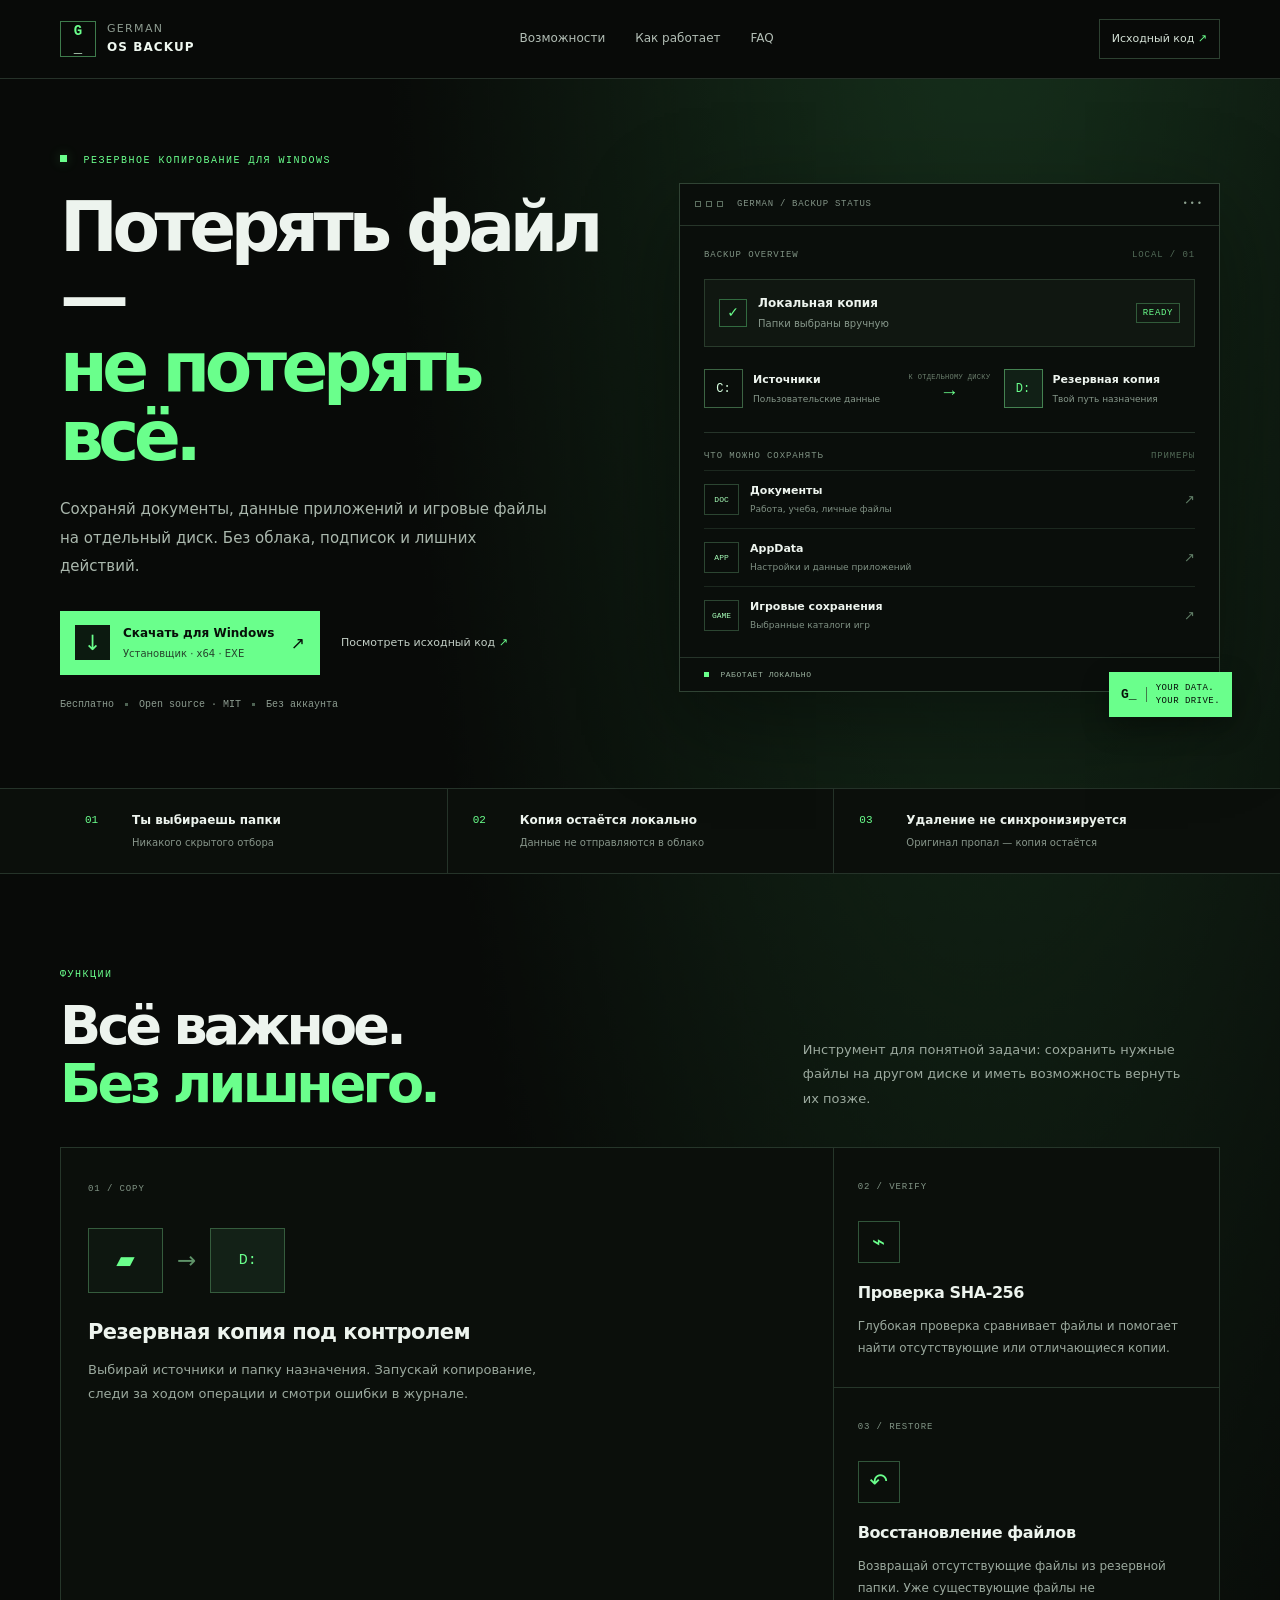
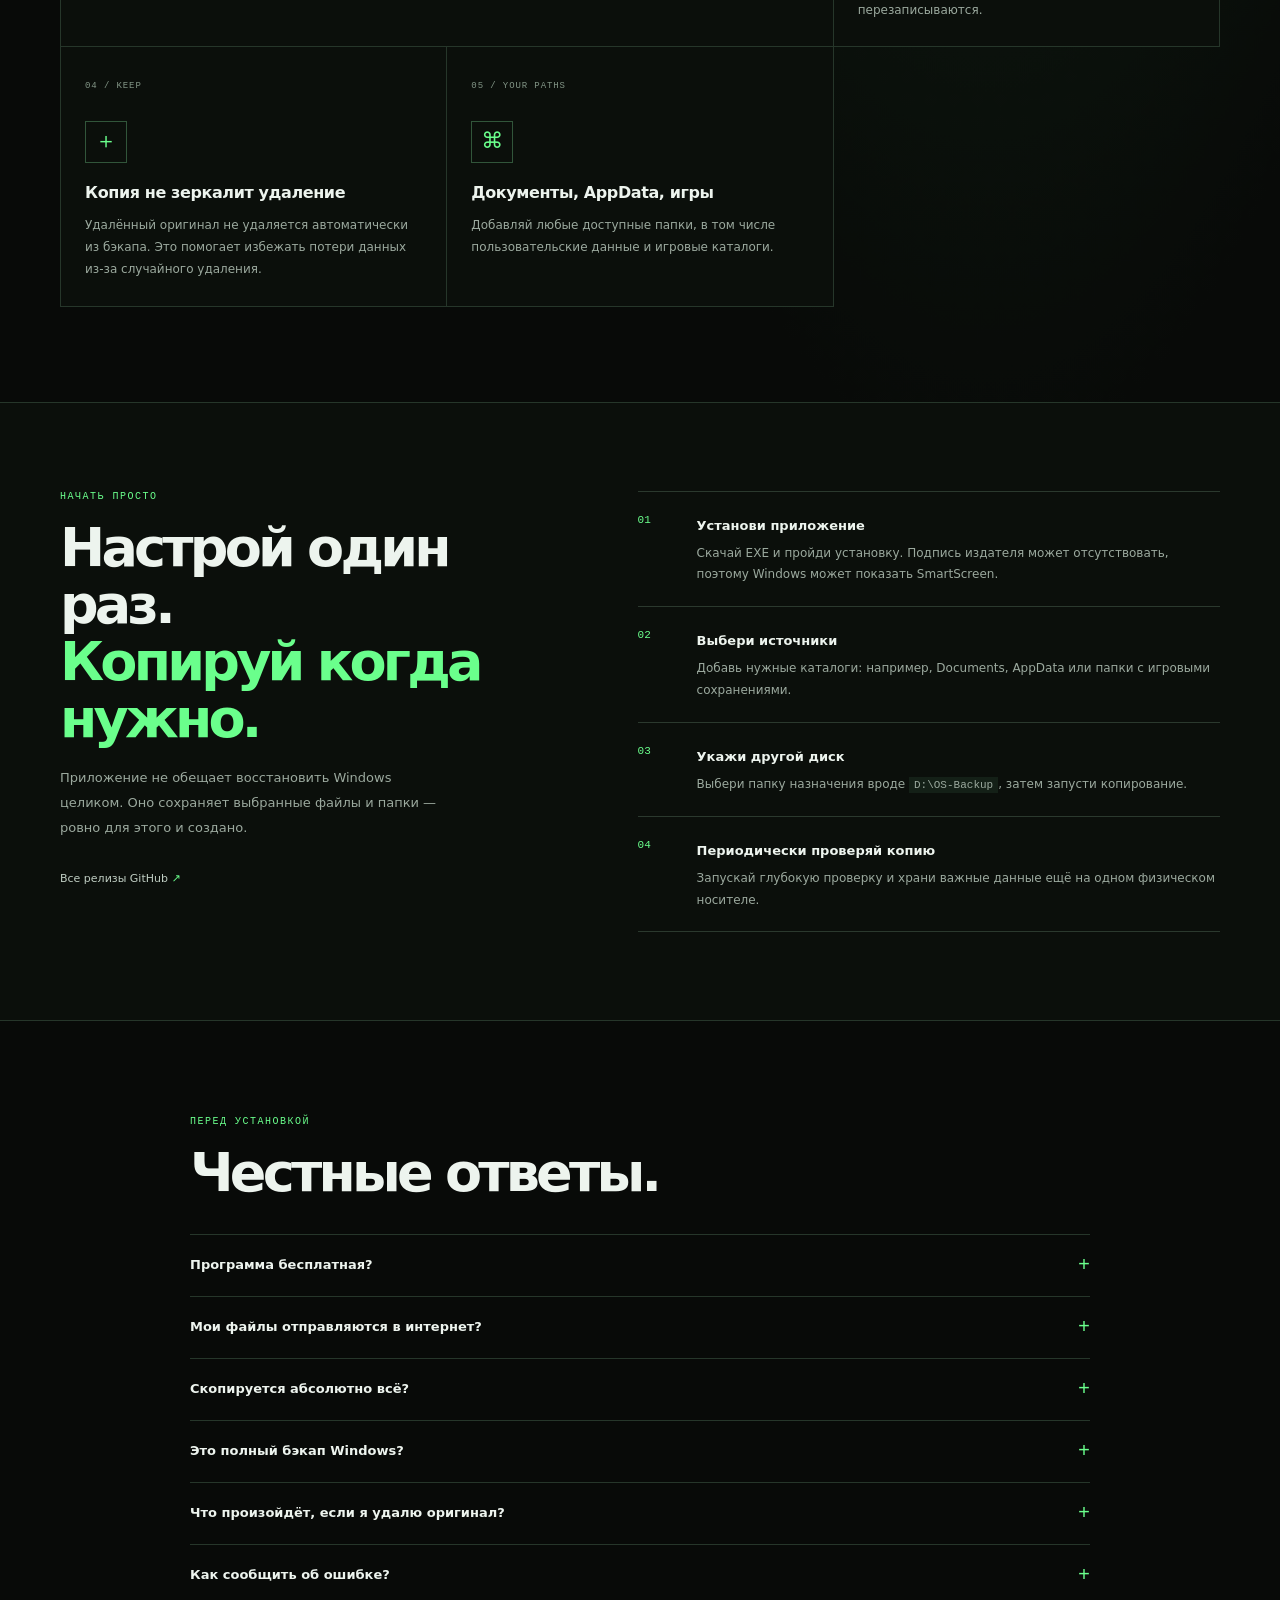
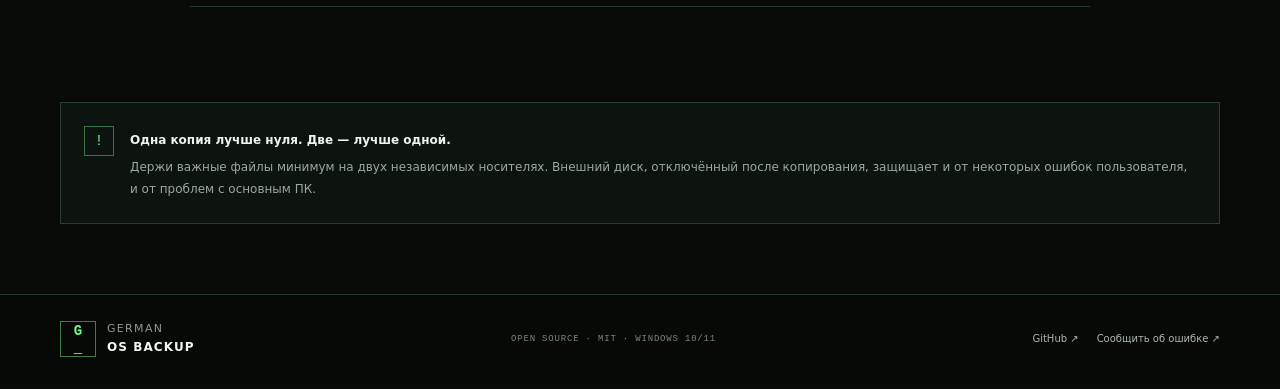
<file: index.html>
<!doctype html>
<html lang="ru">
<head>
<meta charset="utf-8">
<meta name="viewport" content="width=device-width,initial-scale=1">
<meta name="theme-color" content="#080b09">
<meta name="color-scheme" content="dark">
<meta name="description" content="German OS Backup — локальное резервное копирование папок Windows на другой диск. Бесплатно, без рекламы и аккаунтов.">
<meta property="og:type" content="website">
<meta property="og:title" content="German OS Backup — твои файлы под защитой">
<meta property="og:description" content="Локальные резервные копии Windows. Без аккаунтов, рекламы и облачной синхронизации.">
<link rel="canonical" href="https://german-gpd.github.io/German-OS-Backup/">
<link rel="icon" href="favicon.svg" type="image/svg+xml">
<link rel="stylesheet" href="style.css">
<title>German OS Backup — твои файлы под защитой</title>
</head>
<body>
<header class="site-header">
  <div class="wrap nav-shell">
    <a class="brand" href="#" aria-label="German OS Backup"><span class="brand-symbol">G<span>_</span></span><span class="brand-name">GERMAN <b>OS BACKUP</b></span></a>
    <nav aria-label="Основная навигация"><a href="#features">Возможности</a><a href="#how">Как работает</a><a href="#faq">FAQ</a></nav>
    <a class="nav-github" href="https://github.com/German-GPD/German-OS-Backup">Исходный код <span>↗</span></a>
  </div>
</header>
<main>
<section class="hero wrap" id="downloads">
  <div class="hero-copy">
    <div class="overline"><span class="live-dot"></span> РЕЗЕРВНОЕ КОПИРОВАНИЕ ДЛЯ WINDOWS</div>
    <h1>Потерять файл —<br><span>не потерять всё.</span></h1>
    <p class="hero-lead">Сохраняй документы, данные приложений и игровые файлы на отдельный диск. Без облака, подписок и лишних действий.</p>
    <div class="hero-actions">
      <a class="download-button" href="https://github.com/German-GPD/German-OS-Backup/releases/latest/download/GermanOSBackup-Setup-x64.exe"><span class="download-icon">↓</span><span class="download-label"><b>Скачать для Windows</b><small>Установщик · x64 · EXE</small></span><span class="download-arrow">↗</span></a>
      <a class="source-link" href="https://github.com/German-GPD/German-OS-Backup">Посмотреть исходный код <span>↗</span></a>
    </div>
    <div class="trust-line"><span>Бесплатно</span><i></i><span>Open source · MIT</span><i></i><span>Без аккаунта</span></div>
  </div>
  <div class="hero-visual" aria-label="Иллюстрация интерфейса резервного копирования">
    <div class="visual-top"><div class="window-controls"><i></i><i></i><i></i></div><span>GERMAN / BACKUP STATUS</span><span class="visual-menu">•••</span></div>
    <div class="visual-body">
      <div class="visual-label">BACKUP OVERVIEW <span>LOCAL / 01</span></div>
      <div class="backup-status"><div><span class="status-check">✓</span><div><b>Локальная копия</b><small>Папки выбраны вручную</small></div></div><span class="status-pill">READY</span></div>
      <div class="storage-route"><div class="storage-node"><span class="disk-glyph">C:</span><div><b>Источники</b><small>Пользовательские данные</small></div></div><div class="route-line"><span>К ОТДЕЛЬНОМУ ДИСКУ</span><b>→</b></div><div class="storage-node"><span class="disk-glyph target-disk">D:</span><div><b>Резервная копия</b><small>Твой путь назначения</small></div></div></div>
      <div class="visual-divider"></div>
      <div class="file-heading"><span>ЧТО МОЖНО СОХРАНЯТЬ</span><span>ПРИМЕРЫ</span></div>
      <div class="file-row"><span class="file-type">DOC</span><span class="file-name"><b>Документы</b><small>Работа, учеба, личные файлы</small></span><span class="file-mark">↗</span></div>
      <div class="file-row"><span class="file-type">APP</span><span class="file-name"><b>AppData</b><small>Настройки и данные приложений</small></span><span class="file-mark">↗</span></div>
      <div class="file-row"><span class="file-type">GAME</span><span class="file-name"><b>Игровые сохранения</b><small>Выбранные каталоги игр</small></span><span class="file-mark">↗</span></div>
      <div class="visual-footer"><span><i></i> РАБОТАЕТ ЛОКАЛЬНО</span><span id="visualVersion">VERSION 1.4.3</span></div>
    </div>
    <div class="visual-stamp"><span>G_</span><b>YOUR DATA.<br>YOUR DRIVE.</b></div>
  </div>
</section>
<section class="proof-strip"><div class="wrap proof-grid"><div><span class="proof-num">01</span><b>Ты выбираешь папки</b><small>Никакого скрытого отбора</small></div><div><span class="proof-num">02</span><b>Копия остаётся локально</b><small>Данные не отправляются в облако</small></div><div><span class="proof-num">03</span><b>Удаление не синхронизируется</b><small>Оригинал пропал — копия остаётся</small></div></div></section>
<section class="wrap section" id="features">
  <div class="section-heading"><div><div class="eyebrow">ФУНКЦИИ</div><h2>Всё важное.<br><span>Без лишнего.</span></h2></div><p>Инструмент для понятной задачи: сохранить нужные файлы на другом диске и иметь возможность вернуть их позже.</p></div>
  <div class="feature-layout">
    <article class="feature feature-main"><span class="feature-index">01 / COPY</span><div class="feature-graphic"><div class="graphic-folder">▰</div><div class="graphic-arrow">→</div><div class="graphic-drive">D:</div></div><h3>Резервная копия под контролем</h3><p>Выбирай источники и папку назначения. Запускай копирование, следи за ходом операции и смотри ошибки в журнале.</p></article>
    <article class="feature"><span class="feature-index">02 / VERIFY</span><div class="feature-icon">⌁</div><h3>Проверка SHA-256</h3><p>Глубокая проверка сравнивает файлы и помогает найти отсутствующие или отличающиеся копии.</p></article>
    <article class="feature"><span class="feature-index">03 / RESTORE</span><div class="feature-icon">↶</div><h3>Восстановление файлов</h3><p>Возвращай отсутствующие файлы из резервной папки. Уже существующие файлы не перезаписываются.</p></article>
    <article class="feature"><span class="feature-index">04 / KEEP</span><div class="feature-icon">＋</div><h3>Копия не зеркалит удаление</h3><p>Удалённый оригинал не удаляется автоматически из бэкапа. Это помогает избежать потери данных из-за случайного удаления.</p></article>
    <article class="feature"><span class="feature-index">05 / YOUR PATHS</span><div class="feature-icon">⌘</div><h3>Документы, AppData, игры</h3><p>Добавляй любые доступные папки, в том числе пользовательские данные и игровые каталоги.</p></article>
  </div>
</section>
<section class="how-section" id="how"><div class="wrap how-layout"><div class="how-intro"><div class="eyebrow">НАЧАТЬ ПРОСТО</div><h2>Настрой один раз.<br><span>Копируй когда нужно.</span></h2><p>Приложение не обещает восстановить Windows целиком. Оно сохраняет выбранные файлы и папки — ровно для этого и создано.</p><a class="text-arrow" href="https://github.com/German-GPD/German-OS-Backup/releases/latest">Все релизы GitHub <span>↗</span></a></div><div class="how-steps"><div class="how-step"><span>01</span><div><b>Установи приложение</b><p>Скачай EXE и пройди установку. Подпись издателя может отсутствовать, поэтому Windows может показать SmartScreen.</p></div></div><div class="how-step"><span>02</span><div><b>Выбери источники</b><p>Добавь нужные каталоги: например, Documents, AppData или папки с игровыми сохранениями.</p></div></div><div class="how-step"><span>03</span><div><b>Укажи другой диск</b><p>Выбери папку назначения вроде <code>D:\OS-Backup</code>, затем запусти копирование.</p></div></div><div class="how-step"><span>04</span><div><b>Периодически проверяй копию</b><p>Запускай глубокую проверку и храни важные данные ещё на одном физическом носителе.</p></div></div></div></div></section>
<section class="wrap section faq" id="faq"><div class="eyebrow">ПЕРЕД УСТАНОВКОЙ</div><h2>Честные ответы.</h2><div class="faq-list">
<details><summary>Программа бесплатная?</summary><p>Да. Проект распространяется под лицензией MIT. В приложении нет рекламы, аккаунта и телеметрии.</p></details>
<details><summary>Мои файлы отправляются в интернет?</summary><p>Копирование выполняется локально. Сетевые запросы нужны только при ручной проверке обновлений через GitHub, если эта функция используется.</p></details>
<details><summary>Скопируется абсолютно всё?</summary><p>Нет такой гарантии. Файлы, занятые другими программами или закрытые правами доступа, могут быть пропущены. Проверяй журнал и результат копирования.</p></details>
<details><summary>Это полный бэкап Windows?</summary><p>Нет. Программа копирует выбранные файлы и папки, а не создаёт образ системы и не сохраняет загрузчик Windows.</p></details>
<details><summary>Что произойдёт, если я удалю оригинал?</summary><p>Резервная копия не удаляет сохранённый файл автоматически. Из-за этого каталог бэкапа со временем может занимать больше места.</p></details>
<details><summary>Как сообщить об ошибке?</summary><p>Создай issue на GitHub и приложи подходящий фрагмент журнала. Перед публикацией убери личные пути и другие приватные данные.</p></details>
</div></section>
<section class="wrap safety"><span class="safety-mark">!</span><div><b>Одна копия лучше нуля. Две — лучше одной.</b><p>Держи важные файлы минимум на двух независимых носителях. Внешний диск, отключённый после копирования, защищает и от некоторых ошибок пользователя, и от проблем с основным ПК.</p></div></section>
</main>
<footer class="site-footer"><div class="wrap footer-inner"><a class="brand" href="#"><span class="brand-symbol">G<span>_</span></span><span class="brand-name">GERMAN <b>OS BACKUP</b></span></a><span class="footer-meta">OPEN SOURCE · MIT · WINDOWS 10/11</span><div class="footer-links"><a href="https://github.com/German-GPD/German-OS-Backup">GitHub ↗</a><a href="https://github.com/German-GPD/German-OS-Backup/issues">Сообщить об ошибке ↗</a></div></div></footer>
<script src="script.js"></script>
</body></html>
</file>
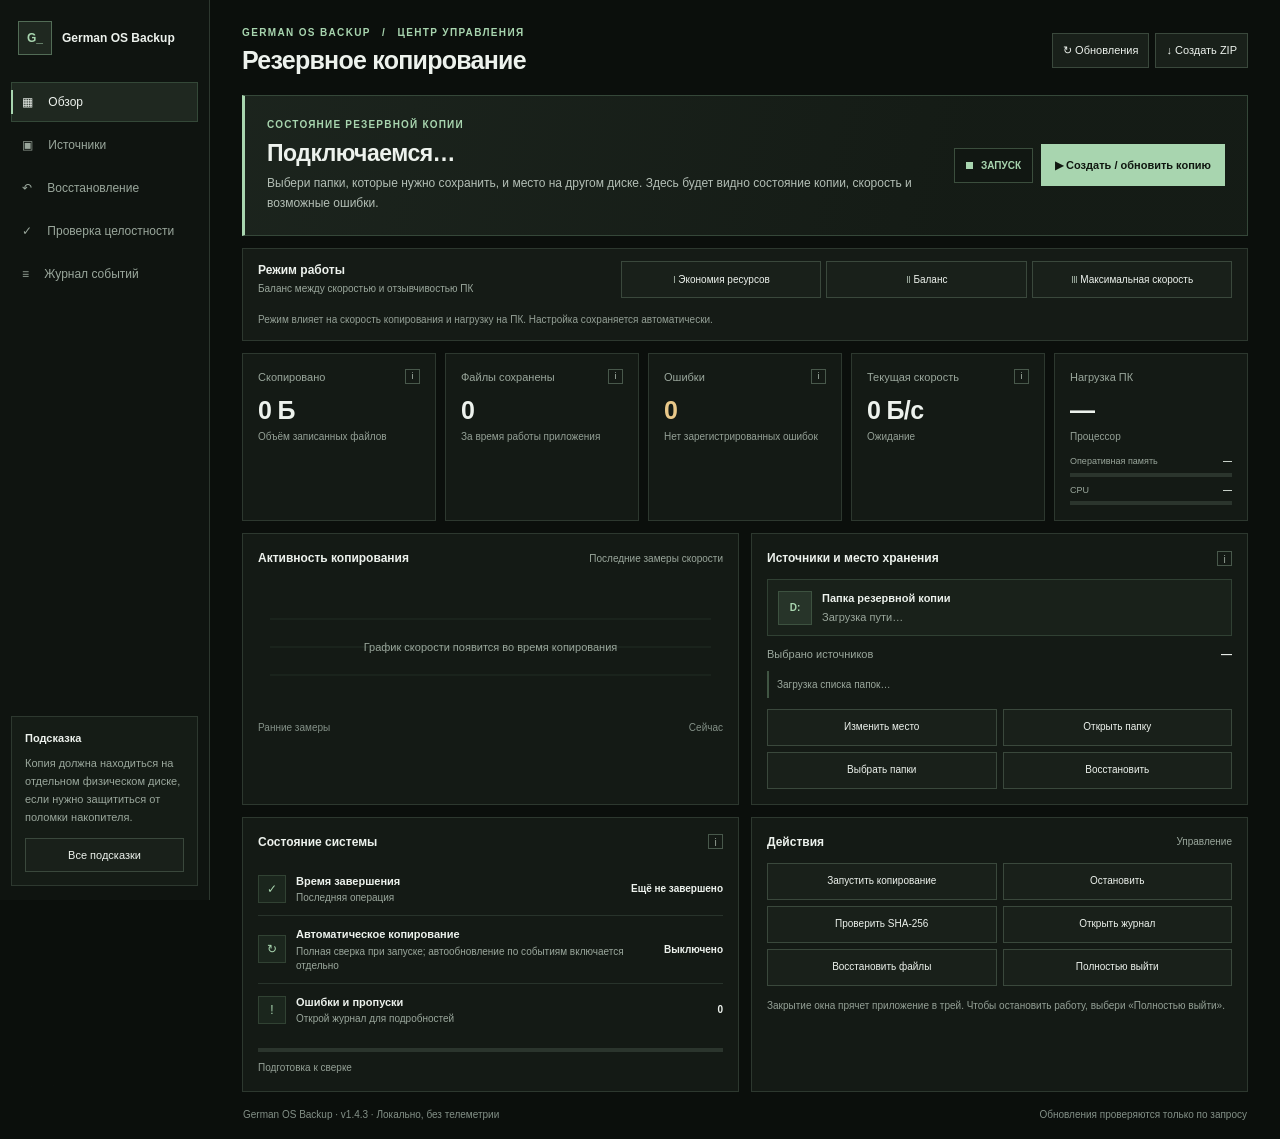
<file: dashboard.html>
<!doctype html>
<html lang="ru"><head><meta charset="utf-8"><meta name="viewport" content="width=device-width,initial-scale=1">
<style>
:root{color-scheme:dark;--accent:#a8d5af;--accent-soft:rgba(168,213,175,.1);--panel:#151b16;--line:#2d382f;--muted:#9aa79c;--text:#edf2ed;--warning:#e9c889}
*{box-sizing:border-box;border-radius:0!important}
html,body{margin:0;min-height:100%;background:transparent;color:var(--text);font:13px/1.5 "Segoe UI Variable","Segoe UI",sans-serif;-webkit-font-smoothing:antialiased}
button{font:inherit;cursor:pointer;min-height:37px;padding:8px 12px;color:var(--text);background:#19201a;border:1px solid #3a483c;transition:background .14s,border-color .14s}button:hover:not(:disabled){background:#242f25;border-color:#627a65}button:focus-visible{outline:2px solid var(--accent);outline-offset:2px}button:disabled{opacity:.4;cursor:not-allowed}button.primary{background:var(--accent);color:#101710;border-color:var(--accent);font-weight:700}
.shell{min-height:100vh;display:grid;grid-template-columns:210px minmax(0,1fr);background:rgba(12,16,13,.95);backdrop-filter:blur(30px) saturate(125%)}
.side{position:sticky;top:0;height:100vh;min-height:600px;display:flex;flex-direction:column;gap:27px;padding:21px 11px 14px;background:rgba(17,22,18,.88);border-right:1px solid var(--line)}
.brand{display:flex;align-items:center;gap:10px;padding:0 7px;font-size:12px;font-weight:750;white-space:nowrap}.mark{width:34px;height:34px;display:grid;place-items:center;flex-shrink:0;border:1px solid #526c56;background:var(--accent-soft);color:var(--accent);font-size:12px;font-weight:850}
.nav{display:grid;gap:3px}.nav button{position:relative;display:flex;align-items:center;width:100%;min-height:40px;padding:9px 10px;text-align:left;background:transparent;border-color:transparent;color:var(--muted);font-size:12px}.nav button:hover{background:#1a221b;border-color:#29362b;color:var(--text)}.nav button.active{background:var(--accent-soft);border-color:#344838;color:var(--text)}.nav button.active:before{content:"";position:absolute;left:-1px;top:7px;bottom:7px;width:2px;background:var(--accent)}
.side-note{margin-top:auto;padding:13px;background:#151c16;border:1px solid var(--line);color:var(--muted);font-size:11px}.side-note b{color:var(--text);font-size:11px}.side-note p{margin:7px 0 11px;line-height:1.65}.side-note button{width:100%;min-height:33px;font-size:11px}
.main{width:100%;max-width:1500px;min-width:0;margin:0 auto;padding:25px clamp(18px,2.5vw,36px) 17px}.top{display:flex;align-items:center;justify-content:space-between;gap:18px;margin-bottom:20px}.eyebrow{color:var(--accent);font-size:10px;letter-spacing:1.35px;font-weight:750}.top h1{margin:5px 0 0;font-size:25px;line-height:1.2;font-weight:650;letter-spacing:-.75px}.top-actions{display:flex;align-items:center;justify-content:flex-end;gap:6px;flex-wrap:wrap}.top-actions button{min-height:35px;padding:7px 10px;font-size:11px}
.notice{display:none;margin:0 0 12px;padding:10px 13px;background:#19251b;border:1px solid #415844;border-left:3px solid var(--accent);color:var(--text)}
.hero{display:flex;align-items:center;justify-content:space-between;gap:20px;padding:21px 22px;margin-bottom:12px;min-height:136px;background:linear-gradient(105deg,rgba(168,213,175,.105),rgba(21,28,22,.96) 70%);border:1px solid #354739;border-left:3px solid var(--accent)}.hero>div:first-child{min-width:0}.hero .label{font-size:10px;letter-spacing:1.2px;color:var(--accent);font-weight:750}.hero h2{margin:7px 0 5px;font-size:23px;line-height:1.25;font-weight:650;letter-spacing:-.5px}.hero p{max-width:680px;margin:0;color:#b3beb5;font-size:12px;line-height:1.7}.status-pill{display:flex;align-items:center;gap:8px;padding:9px 11px;background:#111712;border:1px solid #3b4e3d;color:var(--accent);font-size:10px;font-weight:750;white-space:nowrap}.status-pill.attention{color:var(--warning);border-color:#65543b;background:#211b12}.status-pill.copying{color:#c5e9cb;border-color:#4c6d51;background:#142018}.dot{width:7px;height:7px;flex-shrink:0;background:currentColor}
.card{min-width:0;padding:15px;background:rgba(21,27,22,.96);border:1px solid var(--line)}.card-label{display:flex;align-items:center;justify-content:space-between;gap:7px;color:var(--muted);font-size:11px}.value{margin:10px 0 4px;font-size:25px;line-height:1.2;font-weight:650;letter-spacing:-.65px;font-variant-numeric:tabular-nums;overflow-wrap:anywhere}.hint{color:#94a096;font-size:10px;line-height:1.6}.error-card .value{color:var(--warning)}.grid{display:grid;grid-template-columns:repeat(5,minmax(0,1fr));gap:9px;margin-bottom:12px}.section-grid{display:grid;grid-template-columns:minmax(0,1fr) minmax(0,1fr);gap:12px;margin-bottom:12px}.section-title{display:flex;align-items:center;justify-content:space-between;gap:12px;margin-bottom:12px}.section-title h3{margin:0;font-size:12px;font-weight:700}.section-title>span{font-size:10px;color:var(--muted)}
.chart-wrap{height:136px;position:relative}.chart-wrap canvas{display:block;width:100%;height:100%}.empty-chart{position:absolute;inset:0;display:grid;place-items:center;padding:10px;color:var(--muted);font-size:11px;text-align:center;pointer-events:none}.chart-legend{display:flex;justify-content:space-between;margin-top:5px;color:#839087;font-size:10px}.path{display:flex;align-items:center;gap:10px;min-width:0;margin-bottom:10px;padding:10px;background:#19211a;border:1px solid #304033}.drive-icon{display:grid;place-items:center;width:34px;height:34px;flex-shrink:0;background:var(--accent-soft);border:1px solid #3d5240;color:var(--accent);font-size:10px;font-weight:800}.path-text{flex:1;min-width:0}.path-text b{display:block;margin-bottom:2px;font-size:11px}.path-text span{display:block;overflow:hidden;text-overflow:ellipsis;white-space:nowrap;color:var(--muted);font-size:11px}
.source-row{display:flex;justify-content:space-between;gap:10px;margin:8px 0;color:var(--muted);font-size:11px}.source-row b{color:var(--text);font-weight:700}.source-paths{display:grid;gap:4px;max-height:100px;overflow:auto;margin:0 0 11px;scrollbar-width:thin}.source-paths>div{min-width:0;padding:6px 8px;background:#141a15;border-left:2px solid #405543;color:var(--muted);font-size:10px;overflow-wrap:anywhere}.source-path-item{display:flex;align-items:center;justify-content:space-between;gap:8px}.source-path-item span{flex:1;min-width:0}.source-path-item button.watch-toggle{min-height:26px;padding:3px 6px;font-size:9px;white-space:nowrap}.source-path-item button.watch-toggle.enabled{border-color:#506e55;color:#c1dfc6;background:#1b271e}
.actions{display:grid;grid-template-columns:repeat(2,minmax(0,1fr));gap:6px}.actions button{min-width:0;padding:8px;font-size:10px;line-height:1.4}.health{display:grid;gap:0}.health-row{display:flex;align-items:center;gap:10px;min-width:0;padding:10px 0;border-bottom:1px solid #28332b}.health-row:last-child{border-bottom:0}.health-icon{display:grid;place-items:center;width:28px;height:28px;flex-shrink:0;background:#1b261d;border:1px solid #314233;color:var(--accent);font-size:12px}.health-row>div:nth-child(2){flex:1;min-width:0}.health-row b{display:block;font-size:11px;font-weight:650}.health-row small{display:block;margin-top:2px;color:var(--muted);font-size:10px;line-height:1.4}.health-row strong{max-width:45%;text-align:right;font-size:10px;font-weight:650;overflow-wrap:anywhere}
.progress-track{height:4px;margin-top:12px;background:#2b352d;overflow:hidden}.progress-bar{height:100%;width:0;background:var(--accent);transition:width .25s}.progress-bar.running{width:35%;background:linear-gradient(90deg,#58775d,#c2e8c8,#58775d);background-size:200% 100%;animation:progressSweep 1.4s linear infinite}@keyframes progressSweep{from{background-position:100% 0}to{background-position:-100% 0}}
.tip{position:relative;display:inline-grid;place-items:center;width:15px;height:15px;flex-shrink:0;border:1px solid #48584b;color:#aab8ac;font-size:9px;cursor:help}.tip:hover:after{content:attr(data-tip);position:absolute;z-index:10;left:20px;top:-8px;width:210px;padding:9px;background:#222b24;border:1px solid #4b5b4e;color:var(--text);font-size:10px;font-weight:400;letter-spacing:0;box-shadow:0 8px 24px #0008}
.resource-bars{display:grid;gap:7px;margin-top:10px}.resource-line{display:flex;justify-content:space-between;gap:8px;color:var(--muted);font-size:9px}.resource-line b{color:#d6dfd7;font-weight:650}.resource-track{height:4px;margin-top:4px;background:#2b352d}.resource-fill{height:100%;width:0;background:var(--accent)}
.footer{display:flex;justify-content:space-between;gap:12px;padding:3px 1px 0;color:#839087;font-size:10px}#modeEco:before{content:"Ⅰ  ";color:var(--muted)}#modeBalanced:before{content:"Ⅱ  ";color:var(--muted)}#modeMax:before{content:"Ⅲ  ";color:var(--muted)}::selection{background:var(--accent);color:#101710}
@media(max-width:1250px){.shell{grid-template-columns:190px minmax(0,1fr)}.main{padding:20px 17px}.top{align-items:flex-start;flex-direction:column}.top-actions{justify-content:flex-start}.grid{grid-template-columns:repeat(3,minmax(0,1fr))}.section-grid{grid-template-columns:minmax(0,1fr)}}@media(max-width:700px){.shell{display:block}.side{position:static;height:auto;min-height:0;padding:12px;border-right:0;border-bottom:1px solid var(--line);gap:12px}.brand{padding:0 4px}.nav{display:flex;overflow-x:auto;gap:3px}.nav button{width:auto;flex:0 0 auto;white-space:nowrap;padding:8px 9px}.nav button.active:before{top:auto;left:8px;right:8px;bottom:-1px;width:auto;height:2px}.side-note{display:none}.main{padding:16px 12px}.top h1{font-size:22px}.top-actions{gap:5px}.top-actions button{flex:1 1 auto}.hero{align-items:flex-start;flex-direction:column;padding:16px;gap:12px}.hero h2{font-size:21px}.grid{grid-template-columns:repeat(2,minmax(0,1fr));gap:7px}.card{padding:12px}.value{font-size:22px}.section-grid{grid-template-columns:minmax(0,1fr);gap:9px}.footer{flex-direction:column;gap:4px}.status-pill{white-space:normal}}@media(prefers-reduced-motion:reduce){*,*::before,*::after{animation-duration:.01ms!important;animation-iteration-count:1!important;transition-duration:.01ms!important}}
.hero-actions{display:flex;align-items:center;gap:8px;flex-shrink:0}.hero-actions .primary{white-space:nowrap;min-height:42px;padding:10px 13px;font-size:11px}.mode-card{display:grid;grid-template-columns:minmax(190px,.8fr) minmax(0,1.4fr);align-items:center;gap:14px;margin-bottom:12px;padding:12px 15px;background:var(--panel);border:1px solid var(--line)}.mode-copy b{display:block;font-size:12px}.mode-copy span{display:block;margin-top:3px;color:var(--muted);font-size:10px;line-height:1.45}.mode-actions{display:grid;grid-template-columns:repeat(3,minmax(0,1fr));gap:5px}.mode-actions button{min-width:0;padding:8px 5px;font-size:10px}.mode-hint{grid-column:1/-1;margin:0}@media(max-width:1250px){.mode-card{grid-template-columns:1fr}.mode-hint{grid-column:auto}}@media(max-width:700px){.hero-actions{flex-wrap:wrap}.hero-actions .primary{white-space:normal}.mode-card{padding:12px}.mode-actions button{font-size:9px}}</style></head><body><div class="shell">
<aside class="side"><div class="brand"><div class="mark">G_</div><span>German OS Backup</span></div><nav class="nav"><button class="active" onclick="tab('overview')">▦　 Обзор</button><button onclick="act('sources')">▣　 Источники</button><button onclick="act('restore')">↶　 Восстановление</button><button onclick="act('verify')">✓　 Проверка целостности</button><button onclick="act('log')">≡　 Журнал событий</button></nav><div class="side-note"><b>Подсказка</b><p>Копия должна находиться на отдельном физическом диске, если нужно защититься от поломки накопителя.</p><button onclick="act('help')" style="width:100%">Все подсказки</button></div></aside>
<main class="main"><header class="top"><div><div class="eyebrow">GERMAN OS BACKUP　/　ЦЕНТР УПРАВЛЕНИЯ</div><h1>Резервное копирование</h1></div><div class="top-actions"><button onclick="act('checkUpdates')">↻ Обновления</button><button onclick="act('zip')">↓ Создать ZIP</button></div></header>
<div class="notice" id="notice"></div>
<section class="hero"><div><div class="label">СОСТОЯНИЕ РЕЗЕРВНОЙ КОПИИ</div><h2 id="headline">Подключаемся…</h2><p id="detail">Выбери папки, которые нужно сохранить, и место на другом диске. Здесь будет видно состояние копии, скорость и возможные ошибки.</p></div><div class="hero-actions"><div class="status-pill" id="pill"><span class="dot"></span><span id="pillText">ЗАПУСК</span></div><button class="primary" id="heroScan" onclick="act('scan')">▶ Создать / обновить копию</button></div></section>
<section class="mode-card"><div class="mode-copy"><b>Режим работы</b><span id="modeDescription">Баланс между скоростью и отзывчивостью ПК</span></div><div class="mode-actions"><button id="modeEco" onclick="setMode('eco')">Экономия ресурсов</button><button id="modeBalanced" onclick="setMode('balanced')">Баланс</button><button id="modeMax" onclick="setMode('max')">Максимальная скорость</button></div><p class="hint mode-hint">Режим влияет на скорость копирования и нагрузку на ПК. Настройка сохраняется автоматически.</p></section>
<section class="grid"><article class="card"><div class="card-label">Скопировано <span class="tip" data-tip="Общий объём данных, записанных резервным копированием с момента запуска приложения.">i</span></div><div class="value" id="bytes">0 Б</div><div class="hint">Объём записанных файлов</div></article><article class="card"><div class="card-label">Файлы сохранены <span class="tip" data-tip="Количество файлов, которые программа успешно скопировала.">i</span></div><div class="value" id="files">0</div><div class="hint">За время работы приложения</div></article><article class="card error-card"><div class="card-label">Ошибки <span class="tip" data-tip="Файлы или папки, которые не удалось обработать. Открой журнал, чтобы узнать причину.">i</span></div><div class="value" id="errors">0</div><div class="hint" id="errorHint">Нет зарегистрированных ошибок</div></article><article class="card"><div class="card-label">Текущая скорость <span class="tip" data-tip="При отсутствии изменений скорость равна нулю — это нормально.">i</span></div><div class="value" id="speed">0 Б/с</div><div class="hint" id="scanHint">Ожидание</div></article><article class="card"><div class="card-label">Нагрузка ПК</div><div class="value" id="cpuUsage">—</div><div class="hint">Процессор</div><div class="resource-bars"><div><div class="resource-line"><span>Оперативная память</span><b id="ramUsage">—</b></div><div class="resource-track"><div class="resource-fill" id="ramProgress"></div></div></div><div><div class="resource-line"><span>CPU</span><b id="cpuPercentLabel">—</b></div><div class="resource-track"><div class="resource-fill" id="cpuProgress"></div></div></div></div></article></section>
<section class="section-grid"><article class="card"><div class="section-title"><h3>Активность копирования</h3><span id="chartLabel">Последние обновления</span></div><div class="chart-wrap"><canvas id="chart"></canvas><div class="empty-chart" id="chartEmpty">График скорости появится во время копирования</div></div><div class="chart-legend"><span>Ранние замеры</span><span>Сейчас</span></div></article>
<article class="card"><div class="section-title"><h3>Источники и место хранения</h3><span class="tip" data-tip="Список источников можно изменить в любой момент.">i</span></div><div class="path"><div class="drive-icon">D:</div><div class="path-text"><b>Папка резервной копии</b><span id="destination">Загрузка пути…</span></div></div><div class="source-row"><span>Выбрано источников</span><b id="sourceCount">—</b></div><div class="source-paths" id="sourcePaths"><div>Загрузка списка папок…</div></div><div class="actions"><button onclick="act('chooseDestination')">Изменить место</button><button onclick="act('openDestination')">Открыть папку</button><button onclick="act('sources')">Выбрать папки</button><button onclick="act('restore')">Восстановить</button></div></article></section>
<section class="section-grid"><article class="card"><div class="section-title"><h3>Состояние системы</h3><span class="tip" data-tip="Проверка SHA-256 запускается вручную и сравнивает оригиналы с резервной копией.">i</span></div><div class="health"><div class="health-row"><div class="health-icon">✓</div><div><b>Время завершения</b><small>Последняя операция</small></div><strong id="lastScan">Ещё не завершено</strong></div><div class="health-row"><div class="health-icon">↻</div><div><b>Автоматическое копирование</b><small>Полная сверка при запуске; автообновление по событиям включается отдельно</small></div><strong id="watchStatus">Выключено</strong></div><div class="health-row"><div class="health-icon">!</div><div><b>Ошибки и пропуски</b><small>Открой журнал для подробностей</small></div><strong id="healthErrors">0</strong></div></div><div class="progress-track"><div class="progress-bar" id="progress"></div></div><div class="hint" id="progressText" style="margin-top:8px">Подготовка к сверке</div></article>
<article class="card"><div class="section-title"><h3>Действия</h3><span>Управление</span></div><div class="actions"><button onclick="act('scan')">Запустить копирование</button><button onclick="act('stop')">Остановить</button><button onclick="act('verify')">Проверить SHA-256</button><button onclick="act('log')">Открыть журнал</button><button onclick="act('restore')">Восстановить файлы</button><button onclick="act('exit')">Полностью выйти</button></div><p class="hint" style="margin-top:12px">Закрытие окна прячет приложение в трей. Чтобы остановить работу, выбери «Полностью выйти».</p></article></section>
<footer class="footer"><span>German OS Backup · <span id="appVersion">v1.4.3</span> · Локально, без телеметрии</span><span>Обновления проверяются только по запросу</span></footer></main></div>
<script>
const samples=[];function act(action,extra={}){document.querySelectorAll('.nav button').forEach(x=>x.classList.remove('active'));const map={sources:1,restore:2,verify:3,log:4,help:0};const index=map[action];if(index!==undefined){const buttons=document.querySelectorAll('.nav button');if(buttons[index])buttons[index].classList.add('active')}window.chrome.webview.postMessage({action,...extra})}function tab(name){document.querySelectorAll('.nav button').forEach(x=>x.classList.remove('active'));const buttons=document.querySelectorAll('.nav button');if(buttons[0])buttons[0].classList.add('active')}
function setMode(mode){window.chrome.webview.postMessage({action:"performanceMode",mode})}
function fmtBytes(n){if(!n||n<0)return'0 Б';const u=['Б','КБ','МБ','ГБ','ТБ'];let i=0,v=n;while(v>=1024&&i<u.length-1){v/=1024;i++}return v.toLocaleString('ru-RU',{maximumFractionDigits:1})+' '+u[i]}
function fmtSpeed(n){return fmtBytes(n)+'/с'}function fmtNum(n){return Number(n||0).toLocaleString('ru-RU')}
function updateStats(s){const accent=/^#[0-9a-f]{6}$/i.test(s.accentColor||"")?s.accentColor:"#9bc9a4";const rgb=accent.match(/[0-9a-f]{2}/gi).map(v=>parseInt(v,16));document.documentElement.style.setProperty("--accent",accent);document.documentElement.style.setProperty("--green",accent);document.documentElement.style.setProperty("--accent-hover",`rgb(${rgb.map(v=>Math.round(v+(255-v)*.16)).join(",")})`);document.documentElement.style.setProperty("--accent-soft",`rgba(${rgb.join(",")},.10)`);document.querySelectorAll('button[onclick="act(\'stop\')"]').forEach(b=>b.disabled=!s.scanning);document.querySelectorAll('button[onclick="act(\'scan\')"]').forEach(b=>b.disabled=!!s.scanning);const mode=s.performanceMode||'balanced';document.querySelectorAll('[id^="mode"]').forEach(x=>x.classList.remove('primary'));const selected=document.getElementById(mode==='eco'?'modeEco':mode==='max'?'modeMax':'modeBalanced');if(selected)selected.classList.add('primary');document.getElementById('modeDescription').textContent=mode==='eco'?'Минимальная нагрузка, копирование медленнее':mode==='max'?'Приоритет скорости, возможна высокая нагрузка':'Умеренная нагрузка и хорошая отзывчивость ПК';document.getElementById('headline').textContent=s.headline;document.getElementById('bytes').textContent=fmtBytes(s.bytes);document.getElementById('files').textContent=fmtNum(s.files);document.getElementById('errors').textContent=fmtNum(s.errors);document.getElementById('speed').textContent=fmtSpeed(s.speed);document.getElementById('lastScan').textContent=s.lastScan;document.getElementById('destination').textContent=s.destination;document.querySelector('.drive-icon').textContent=(s.destination.match(/^[A-Za-z]:/)||['DISK'])[0];document.getElementById('sourceCount').textContent=fmtNum(s.sourceCount);const sourcePaths=document.getElementById('sourcePaths');sourcePaths.replaceChildren();(s.sourcePaths||[]).forEach(path=>{const row=document.createElement('div');row.className='source-path-item';const label=document.createElement('span');label.textContent=path;const enabled=(s.autoUpdateSources||[]).some(p=>p.toLowerCase()===path.toLowerCase());const button=document.createElement('button');button.className='watch-toggle'+(enabled?' enabled':'');button.textContent=enabled?'Авто: вкл.':'Авто: выкл.';button.title='Переключить динамическое копирование для этой папки';button.addEventListener('click',()=>act('toggleAuto',{path}));row.append(label,button);sourcePaths.appendChild(row)});if(!(s.sourcePaths||[]).length)sourcePaths.textContent='Источники не выбраны';document.getElementById('appVersion').textContent='v'+(s.version||'1.4.3');const cpu=Number(s.cpuPercent);document.getElementById('cpuUsage').textContent=cpu<0?'Н/Д':Math.round(cpu)+'%';document.getElementById('cpuPercentLabel').textContent=cpu<0?'Н/Д':Math.round(cpu)+'%';document.getElementById('cpuProgress').style.width=(cpu<0?0:Math.min(100,cpu))+'%';document.getElementById('ramUsage').textContent=fmtBytes((s.ramUsedGb||0)*1073741824)+' / '+fmtBytes((s.ramTotalGb||0)*1073741824);document.getElementById('ramProgress').style.width=Math.min(100,Number(s.ramPercent)||0)+'%';document.getElementById('healthErrors').textContent=fmtNum(s.errors);document.getElementById('errorHint').textContent=s.errors?'Открой журнал и проверь причины':'Нет зарегистрированных ошибок';document.getElementById('scanHint').textContent=s.scanning?'Идёт сканирование':'Сейчас не копирует данные';const watched=(s.autoUpdateSources||[]).length;document.getElementById('watchStatus').textContent=watched?watched+' папок':'Выключено';document.getElementById('progressText').textContent=s.scanning?'Обработано файлов: '+fmtNum(s.seen):'Полная сверка при запуске и вручную; события — для папок с автообновлением';document.getElementById('progress').classList.toggle('running',!!s.scanning);document.getElementById('progress').style.width=s.scanning?'35%':'0%';const pill=document.getElementById('pill');pill.className='status-pill '+(s.status==='attention'?'attention':s.status==='copying'?'copying':'');document.getElementById('pillText').textContent=s.status==='attention'?'ТРЕБУЕТСЯ ВНИМАНИЕ':s.status==='copying'?'КОПИРОВАНИЕ':s.status==='completed'?'ПОСЛЕДНЯЯ КОПИЯ ГОТОВА':'ОЖИДАНИЕ';document.getElementById('progressText').title=s.scanning?'Счётчик показывает уже обнаруженные файлы; точный процент заранее неизвестен.':'Полная сверка запускается при старте; кнопка запускает повторную сверку.';document.getElementById('detail').textContent=s.errors?'Обнаружены ошибки или пропущенные элементы. Открой журнал событий, чтобы узнать, что именно не удалось скопировать.':'Последняя операция: '+s.lastScan+'. Динамическое обновление включается отдельно у каждой папки.';samples.push(Math.max(0,Number(s.speed)||0));if(samples.length>32)samples.shift();drawChart(s.scanning)}
function drawChart(scanning){const canvas=document.getElementById('chart'),ctx=canvas.getContext('2d'),r=canvas.getBoundingClientRect(),dpr=window.devicePixelRatio||1;canvas.width=Math.max(1,r.width*dpr);canvas.height=Math.max(1,r.height*dpr);ctx.scale(dpr,dpr);const w=r.width,h=r.height,p=12,vals=samples.length?samples:[0],max=Math.max(1,...vals);ctx.strokeStyle=getComputedStyle(document.documentElement).getPropertyValue('--accent-soft').trim()||'rgba(67,255,120,.12)';ctx.lineWidth=1;for(let i=1;i<4;i++){let y=p+(h-p*2)*i/4;ctx.beginPath();ctx.moveTo(p,y);ctx.lineTo(w-p,y);ctx.stroke()}ctx.beginPath();vals.forEach((v,i)=>{const x=p+(w-p*2)*(i/Math.max(1,vals.length-1)),y=h-p-(h-p*2)*v/max;if(i===0)ctx.moveTo(x,y);else ctx.lineTo(x,y)});ctx.lineWidth=2;ctx.strokeStyle=getComputedStyle(document.documentElement).getPropertyValue('--accent').trim()||'#43ff78';ctx.stroke();const last=vals[vals.length-1],x=p+(w-p*2)*(vals.length-1)/Math.max(1,vals.length-1),y=h-p-(h-p*2)*last/max;ctx.lineTo(x,h-p);ctx.lineTo(p,h-p);ctx.closePath();ctx.fillStyle=getComputedStyle(document.documentElement).getPropertyValue('--accent-soft').trim()||'rgba(67,255,120,.08)';ctx.fill();document.getElementById('chartEmpty').style.display=scanning?'none':'grid';document.getElementById('chartLabel').textContent=scanning?'Скорость в реальном времени':'Последние замеры скорости'}
function setNotice(text){const n=document.getElementById('notice');n.textContent=text;n.style.display='block';setTimeout(()=>n.style.display='none',6000)}window.addEventListener('resize',()=>drawChart(false));
</script></body></html>
</file>
<file: style.css>
:root{color-scheme:dark;--bg:#080a08;--panel:#0e130f;--panel-hi:#121a13;--line:#26362a;--text:#edf4ee;--muted:#9ba99e;--green:#6aff8c;--green-dark:#173b21;--max:1160px}
*{box-sizing:border-box;border-radius:0!important}
html{scroll-behavior:smooth;scroll-padding-top:92px;background:var(--bg)}
body{margin:0;background:radial-gradient(ellipse at 77% -10%,#17331d 0,transparent 38rem),var(--bg);color:var(--text);font-family:"Segoe UI",Inter,system-ui,sans-serif;line-height:1.65}
a{color:inherit;text-decoration:none}a:focus-visible,summary:focus-visible{outline:2px solid var(--green);outline-offset:4px}
.wrap{width:min(var(--max),calc(100% - 56px));margin-inline:auto}
.site-header{position:relative;z-index:2;border-bottom:1px solid #263229;background:#080a08}
.nav-shell{height:78px;display:flex;align-items:center;justify-content:space-between;gap:28px}
.brand{display:flex;align-items:center;gap:11px;white-space:nowrap}.brand-symbol{display:grid;place-items:center;width:36px;height:36px;border:1px solid #3e7b4c;color:var(--green);font:800 14px Consolas,monospace}.brand-symbol span{color:#d9ffe1}.brand-name{font-size:11px;letter-spacing:.12em;color:#8d9b90}.brand-name b{display:block;color:#eff8f0;font-size:12px;letter-spacing:.09em}
nav{display:flex;align-items:center;gap:30px;font-size:12px;color:#b2beb5}nav a,.nav-github,.footer-links a{transition:color .16s}nav a:hover,.nav-github:hover,.footer-links a:hover{color:var(--green)}.nav-github{font-size:11px;border:1px solid #2d4131;padding:10px 12px;color:#d4e1d6}.nav-github span,.source-link span,.text-arrow span{color:var(--green)}
.hero{display:grid;grid-template-columns:minmax(0,1.02fr) minmax(400px,.98fr);align-items:center;gap:56px;padding-top:76px;padding-bottom:78px;min-height:620px}
.hero-copy{position:relative;z-index:1}.overline,.eyebrow{font:10px Consolas,"Cascadia Code",monospace;letter-spacing:.15em;color:var(--green)}.live-dot{display:inline-block;width:7px;height:7px;margin:0 9px 1px 0;background:var(--green);box-shadow:0 0 12px #6aff8840}
h1{font-size:clamp(50px,5.4vw,76px);line-height:1.01;letter-spacing:-.078em;font-weight:780;margin:27px 0 23px}h1 span,.section-heading h2 span,.how-intro h2 span{color:var(--green)}
.hero-lead{max-width:490px;margin:0;color:#aab8ad;font-size:15px;line-height:1.9}
.hero-actions{display:flex;align-items:center;gap:21px;flex-wrap:wrap;margin-top:30px}.download-button{display:flex;align-items:center;gap:13px;min-width:260px;padding:12px 14px;background:var(--green);color:#071009;border:1px solid var(--green);transition:background .16s}.download-button:hover{background:#a8ffb8}.download-icon{display:grid;place-items:center;width:35px;height:35px;background:#0c1a10;color:var(--green);font-size:21px}.download-label b,.download-label small{display:block}.download-label b{font-size:12px}.download-label small{font-size:10px;margin-top:2px;color:#26442d}.download-arrow{margin-left:auto;font-size:17px}.source-link{font-size:11px;color:#c2cec5}.source-link:hover,.text-arrow:hover{color:var(--green)}
.trust-line{display:flex;align-items:center;gap:11px;flex-wrap:wrap;margin-top:24px;color:#8c9b8f;font:10px Consolas,monospace}.trust-line i{width:3px;height:3px;background:#4e6353}
.hero-visual{position:relative;min-width:0;border:1px solid #304334;background:#0a0e0b;box-shadow:0 28px 90px #0006;transform:translateY(5px)}.visual-top{height:42px;display:flex;align-items:center;gap:14px;padding:0 15px;border-bottom:1px solid #27352a;color:#829386;font:9px Consolas,monospace;letter-spacing:.08em}.window-controls{display:flex;gap:5px}.window-controls i{display:block;width:6px;height:6px;border:1px solid #5c6f60}.visual-menu{margin-left:auto;letter-spacing:.2em;color:#8da18f}.visual-body{padding:24px 24px 0}.visual-label,.file-heading{display:flex;align-items:center;justify-content:space-between;gap:12px;color:#7f9283;font:9px Consolas,monospace;letter-spacing:.1em}.visual-label span,.file-heading span:last-child{color:#536b58}
.backup-status{display:flex;align-items:center;justify-content:space-between;gap:12px;margin:19px 0 22px;padding:14px;background:#101711;border:1px solid #293b2c}.backup-status>div{display:flex;align-items:center;gap:11px}.status-check{display:grid;place-items:center;width:28px;height:28px;border:1px solid #326b40;color:var(--green);font-size:14px}.backup-status b,.backup-status small{display:block}.backup-status b{font-size:12px}.backup-status small{font-size:10px;color:#87988b;margin-top:2px}.status-pill{padding:4px 6px;border:1px solid #315b3a;color:var(--green);font:9px Consolas,monospace;letter-spacing:.07em}
.storage-route{display:grid;grid-template-columns:1fr 88px 1fr;align-items:center;gap:10px}.storage-node{display:flex;align-items:center;gap:10px;min-width:0}.disk-glyph{display:grid;place-items:center;flex:0 0 39px;height:39px;border:1px solid #3c6443;color:#d8ffe0;font:12px Consolas,monospace}.target-disk{background:#112016;color:var(--green);border-color:#448251}.storage-node b,.storage-node small{display:block}.storage-node b{font-size:11px}.storage-node small{font-size:9px;line-height:1.5;color:#87988b;margin-top:3px}.route-line{text-align:center;color:#6d806f;font:7px Consolas,monospace;letter-spacing:.05em}.route-line b{display:block;color:var(--green);font-size:19px;font-weight:400;margin-top:1px}.visual-divider{height:1px;background:#26342a;margin:24px 0 18px}.file-heading{margin-bottom:9px}.file-row{display:flex;align-items:center;gap:11px;padding:11px 0;border-top:1px solid #1c281f}.file-type{display:grid;place-items:center;width:35px;height:31px;border:1px solid #2c4632;color:#a7ffb9;font:8px Consolas,monospace}.file-name{min-width:0;flex:1}.file-name b,.file-name small{display:block}.file-name b{font-size:11px;font-weight:600}.file-name small{font-size:9px;color:#7f9083;margin-top:2px}.file-mark{color:#607d66;font-size:13px}.visual-footer{display:flex;justify-content:space-between;gap:12px;margin:13px -24px 0;padding:12px 24px;border-top:1px solid #26342a;color:#849687;font:8px Consolas,monospace;letter-spacing:.07em}.visual-footer>span:first-child{color:#9db4a1}.visual-footer i{display:inline-block;width:5px;height:5px;background:var(--green);margin-right:6px}.visual-stamp{position:absolute;right:-13px;bottom:-26px;display:flex;align-items:center;gap:9px;padding:10px 12px;background:var(--green);color:#071009;box-shadow:0 10px 28px #0005}.visual-stamp>span{font:800 13px Consolas,monospace;border-right:1px solid #427c4b;padding-right:9px}.visual-stamp b{font:9px/1.4 Consolas,monospace;letter-spacing:.05em}
.proof-strip{border-block:1px solid #253329;background:#0b0f0b}.proof-grid{display:grid;grid-template-columns:repeat(3,1fr)}.proof-grid>div{display:grid;grid-template-columns:35px 1fr;grid-template-rows:auto auto;column-gap:12px;padding:22px 25px;border-left:1px solid #253329}.proof-grid>div:first-child{border-left:0}.proof-num{grid-row:1/3;color:var(--green);font:11px Consolas,monospace;padding-top:3px}.proof-grid b{font-size:12px;font-weight:650}.proof-grid small{font-size:10px;color:#87958a;margin-top:4px}
.section{padding-top:95px;padding-bottom:95px}.section-heading{display:grid;grid-template-columns:1fr .62fr;align-items:end;gap:70px;margin-bottom:35px}.section-heading h2,.how-intro h2,.faq h2{font-size:clamp(38px,4.4vw,54px);line-height:1.06;letter-spacing:-.07em;margin:17px 0 0}.section-heading>p{max-width:390px;margin:0;color:var(--muted);font-size:13px;line-height:1.9}
.feature-layout{display:grid;grid-template-columns:repeat(3,minmax(0,1fr));border-top:1px solid var(--line);border-left:1px solid var(--line)}.feature{position:relative;min-height:240px;padding:23px 24px 25px;border-right:1px solid var(--line);border-bottom:1px solid var(--line);background:#0b0f0b;transition:background .16s}.feature:hover{background:#101711}.feature-main{grid-column:span 2;grid-row:span 2;min-height:0;padding:25px 27px}.feature-index{font:9px Consolas,monospace;letter-spacing:.1em;color:#829586}.feature h3{font-size:16px;letter-spacing:-.025em;margin:17px 0 8px}.feature p{max-width:370px;font-size:12px;line-height:1.85;color:var(--muted);margin:0}.feature-main h3{font-size:21px;margin-top:22px}.feature-main p{max-width:460px;font-size:13px}.feature-icon{display:grid;place-items:center;width:42px;height:42px;border:1px solid #31553a;color:var(--green);font-size:22px;margin-top:24px}.feature-graphic{display:flex;align-items:center;gap:14px;margin:29px 0 0}.graphic-folder,.graphic-drive{display:grid;place-items:center;width:75px;height:65px;border:1px solid #355c3d;background:#0e1710;color:var(--green);font-size:24px}.graphic-drive{font:15px Consolas,monospace;background:#132117}.graphic-arrow{font-size:23px;color:#5f9369}
.how-section{border-block:1px solid var(--line);background:#0b0f0b}.how-layout{display:grid;grid-template-columns:.82fr 1fr;gap:100px;padding-top:88px;padding-bottom:88px}.how-intro h2{margin-bottom:19px}.how-intro>p{max-width:390px;color:var(--muted);font-size:13px;line-height:1.9}.text-arrow{display:inline-block;margin-top:16px;font-size:11px;color:#c0cec3}.how-steps{border-top:1px solid #2b392e}.how-step{display:grid;grid-template-columns:43px 1fr;gap:16px;padding:20px 0;border-bottom:1px solid #2b392e}.how-step>span{font:11px Consolas,monospace;color:var(--green);padding-top:2px}.how-step b{font-size:13px}.how-step p{font-size:12px;line-height:1.8;color:var(--muted);margin:5px 0 0}.how-step code{color:var(--green2);background:#142017;padding:2px 5px;font-size:11px}
.faq{max-width:900px}.faq h2{margin-bottom:32px}.faq-list{border-top:1px solid var(--line)}.faq details{padding:19px 0;border-bottom:1px solid var(--line)}.faq summary{display:flex;align-items:center;justify-content:space-between;gap:20px;cursor:pointer;list-style:none;font-size:13px;font-weight:650}.faq summary::-webkit-details-marker{display:none}.faq summary:after{content:"+";font:20px Consolas,monospace;color:var(--green)}.faq details[open] summary:after{content:"−"}.faq details p{max-width:700px;padding:11px 32px 0 0;margin:0;color:var(--muted);font-size:12px;line-height:1.9}
.safety{display:flex;align-items:flex-start;gap:16px;padding:23px;margin-bottom:70px;border:1px solid #2c3d30;background:#0d130e}.safety-mark{display:grid;place-items:center;flex:0 0 30px;height:30px;border:1px solid #3d7148;color:var(--green);font:14px Consolas,monospace}.safety b{font-size:12px}.safety p{font-size:12px;line-height:1.8;color:var(--muted);margin:5px 0 0}
.site-footer{border-top:1px solid var(--line);background:#070907}.footer-inner{min-height:88px;display:flex;align-items:center;justify-content:space-between;gap:20px;padding-block:17px}.footer-meta{font:9px Consolas,monospace;letter-spacing:.09em;color:#77887b}.footer-links{display:flex;gap:18px;font-size:10px;color:#aab8ad}
@media(max-width:900px){.hero{grid-template-columns:1fr;gap:45px;padding-top:63px;max-width:760px}.hero-copy{max-width:680px}.hero-visual{max-width:620px;width:100%;margin:0 auto}.feature-layout{grid-template-columns:repeat(2,minmax(0,1fr))}.feature-main{grid-column:span 2;grid-row:auto;min-height:0}.how-layout{gap:50px}.proof-grid>div{padding-inline:15px}}
@media(max-width:650px){.wrap{width:calc(100% - 32px)}.nav-shell{height:68px}.brand-name{font-size:9px}.brand-name b{font-size:10px}nav{gap:15px}nav a:nth-child(2){display:none}.nav-github{padding:9px;font-size:10px}.hero{padding-top:52px;padding-bottom:58px;gap:38px}h1{font-size:clamp(45px,10.6vw,66px);margin:22px 0 17px}.hero-lead{font-size:13px}.hero-actions{align-items:flex-start;flex-direction:column;gap:17px;margin-top:24px}.download-button{width:100%;max-width:360px}.trust-line{margin-top:19px;font-size:9px;gap:8px}.hero-visual{max-width:500px}.visual-body{padding:19px 17px 0}.visual-footer{margin-inline:-17px;padding-inline:17px}.storage-route{grid-template-columns:1fr 57px 1fr;gap:7px}.storage-node{gap:7px}.disk-glyph{flex-basis:32px;height:34px;font-size:10px}.storage-node b{font-size:10px}.storage-node small{font-size:8px}.route-line{font-size:6px}.backup-status{padding:11px}.visual-stamp{right:-5px}.proof-grid{grid-template-columns:1fr}.proof-grid>div{border-left:0;border-bottom:1px solid #253329;padding:15px 3px}.proof-grid>div:last-child{border-bottom:0}.section{padding-block:65px}.section-heading{grid-template-columns:1fr;gap:17px;margin-bottom:25px}.section-heading h2,.how-intro h2,.faq h2{font-size:40px}.feature-layout{grid-template-columns:1fr}.feature-main{grid-column:auto}.feature{min-height:0;padding:22px}.feature-main{padding:23px}.feature-icon{margin-top:18px}.how-layout{grid-template-columns:1fr;gap:34px;padding-block:62px}.faq h2{margin-bottom:24px}.safety{padding:17px;margin-bottom:48px}.footer-inner{align-items:flex-start;flex-direction:column;gap:15px;padding-block:22px}.footer-links{flex-wrap:wrap}}
@media(max-width:380px){.wrap{width:calc(100% - 26px)}.brand{gap:7px}.brand-symbol{width:31px;height:31px}.nav-github{font-size:9px}.hero{padding-top:42px}h1{font-size:43px}.visual-body{padding-inline:12px}.visual-footer{margin-inline:-12px;padding-inline:12px}.storage-route{grid-template-columns:1fr 40px 1fr}.storage-node small{overflow-wrap:anywhere}.visual-stamp{bottom:-21px;padding:8px}.trust-line{gap:6px}}
@media(prefers-reduced-motion:reduce){*,*::before,*::after{scroll-behavior:auto!important;transition:none!important}}
</file>
